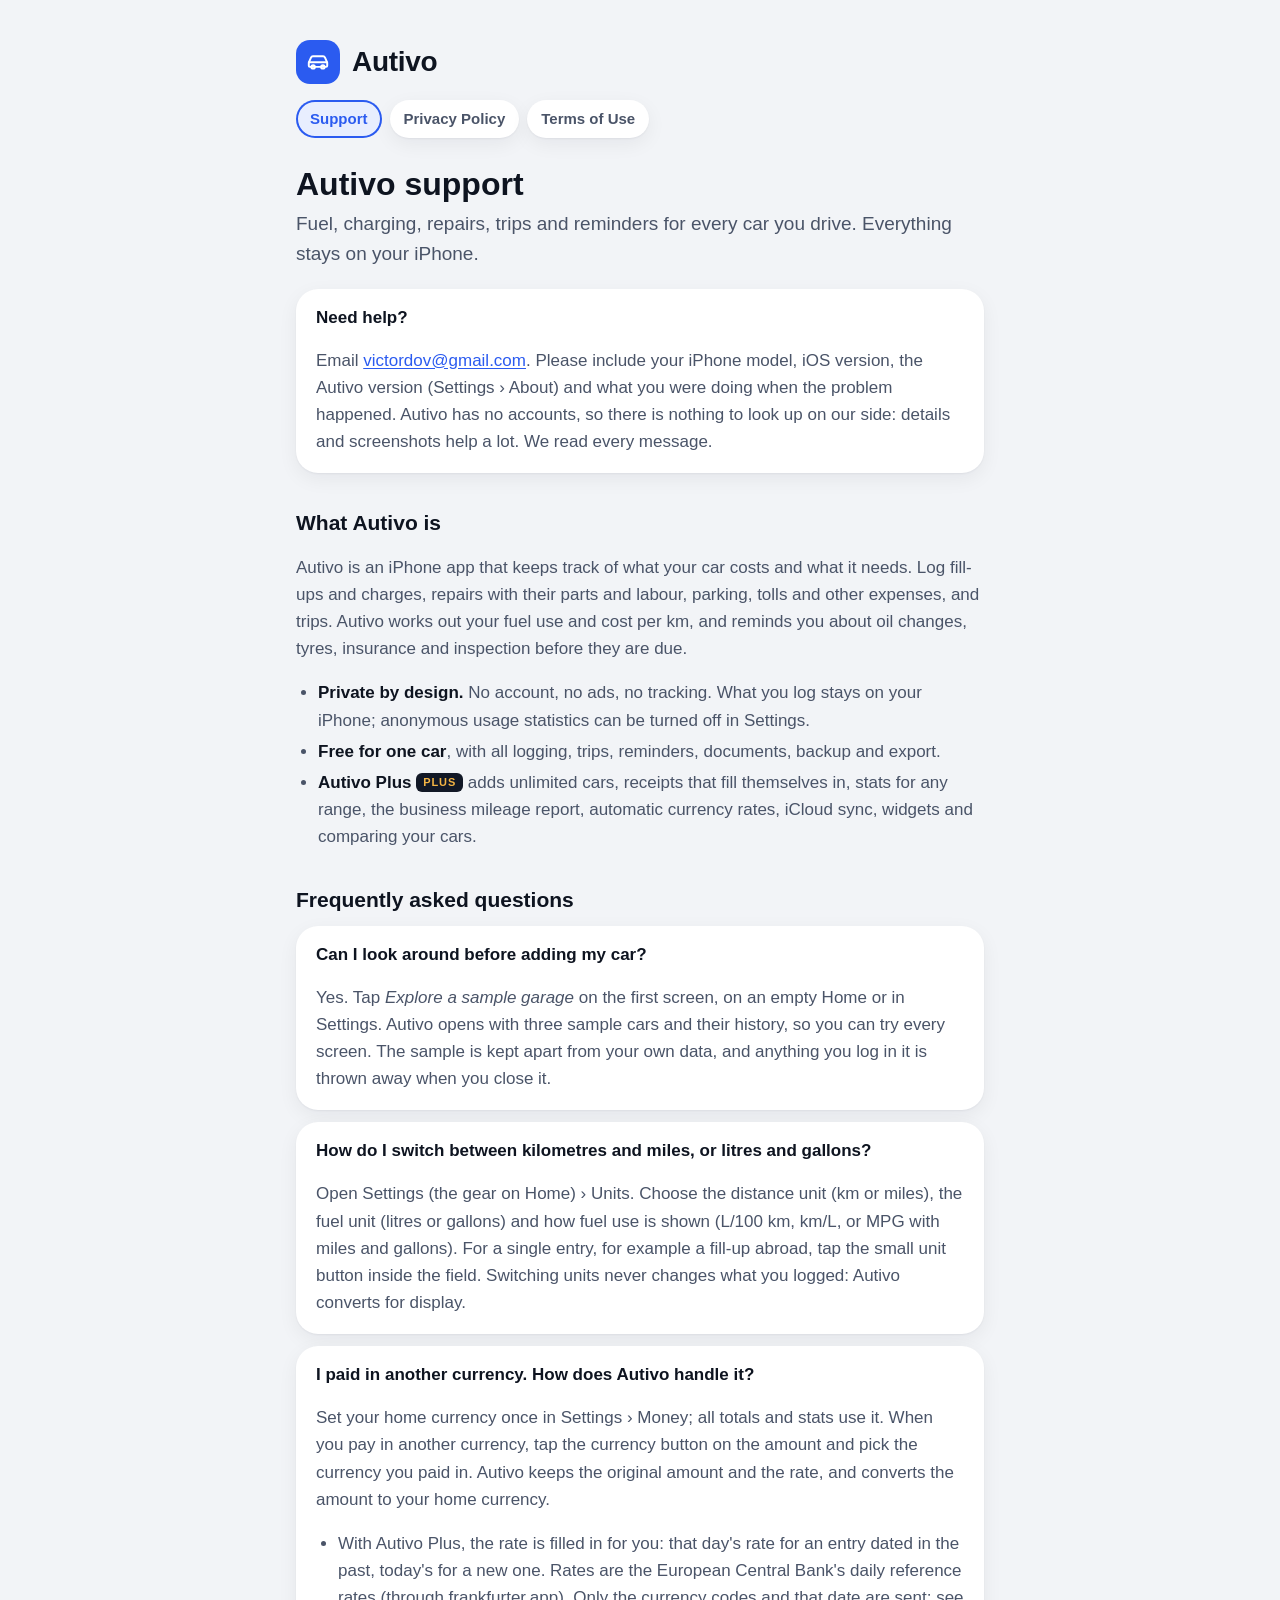
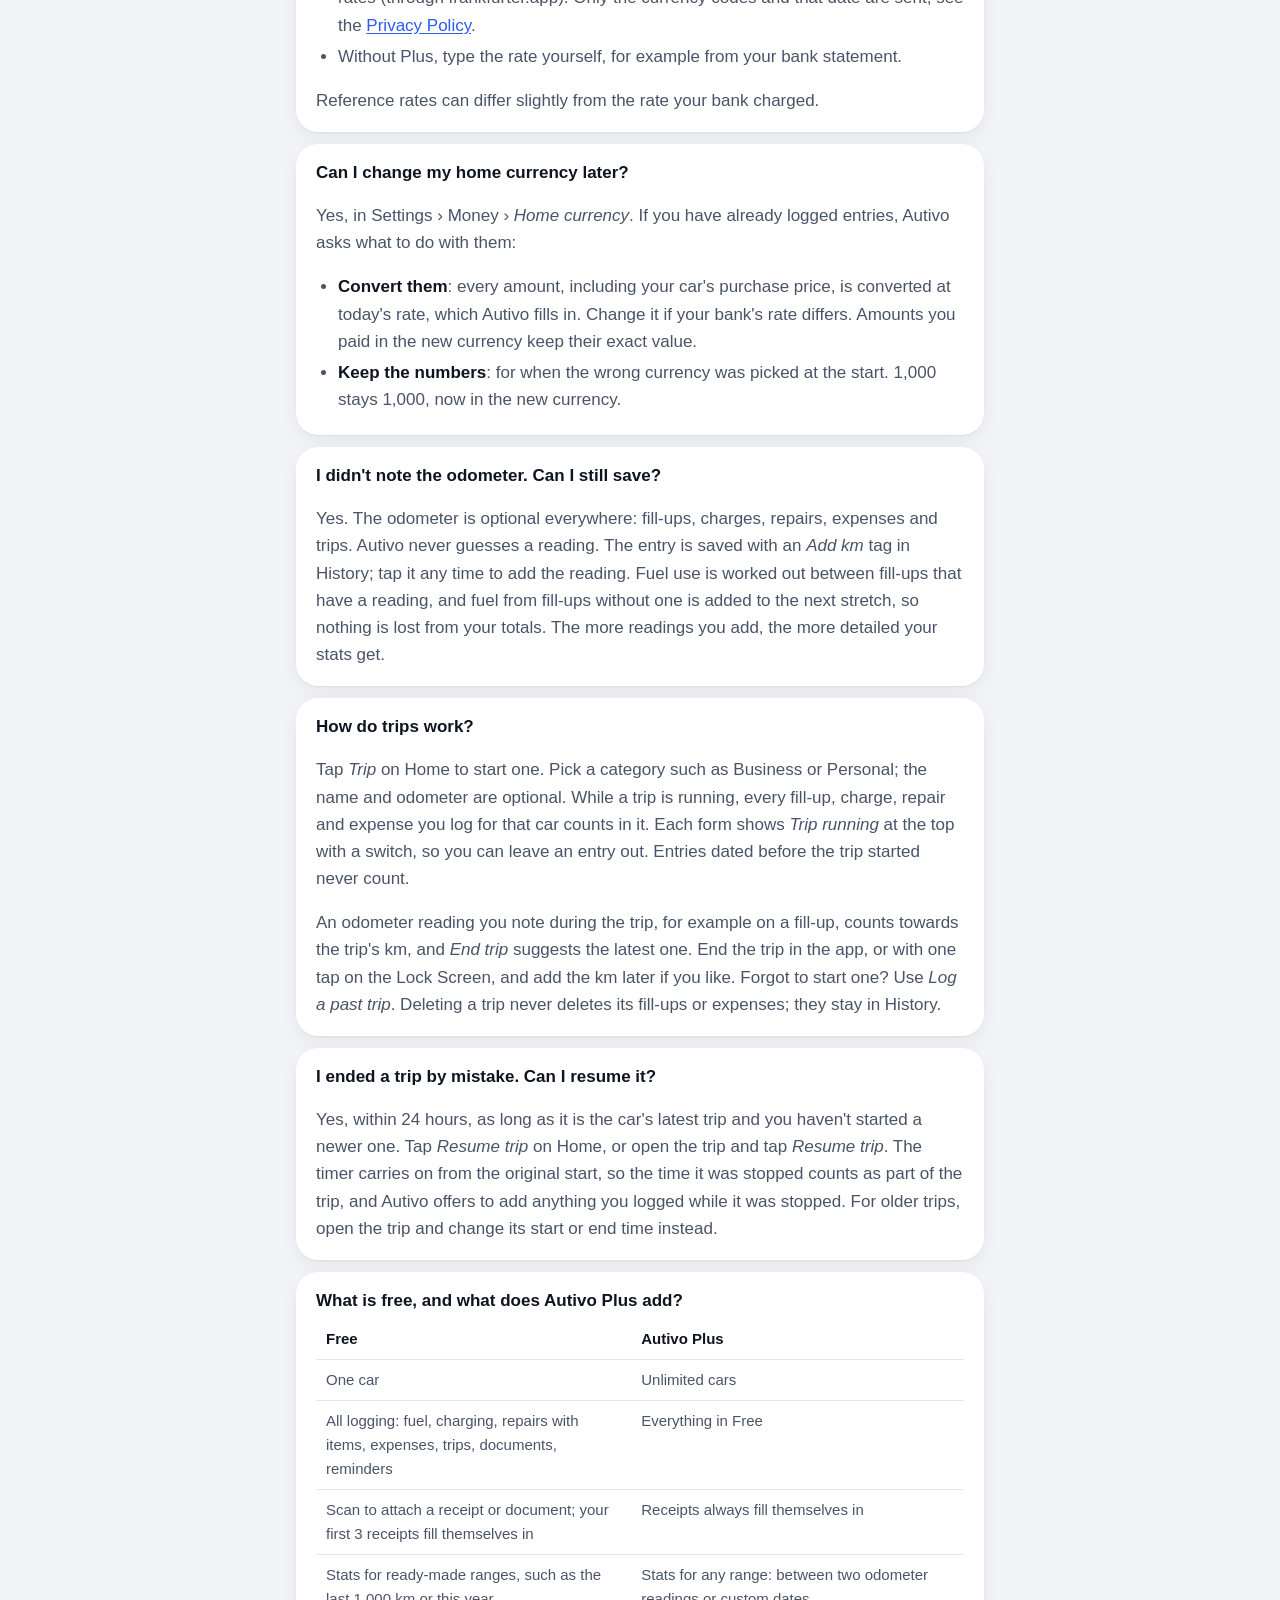
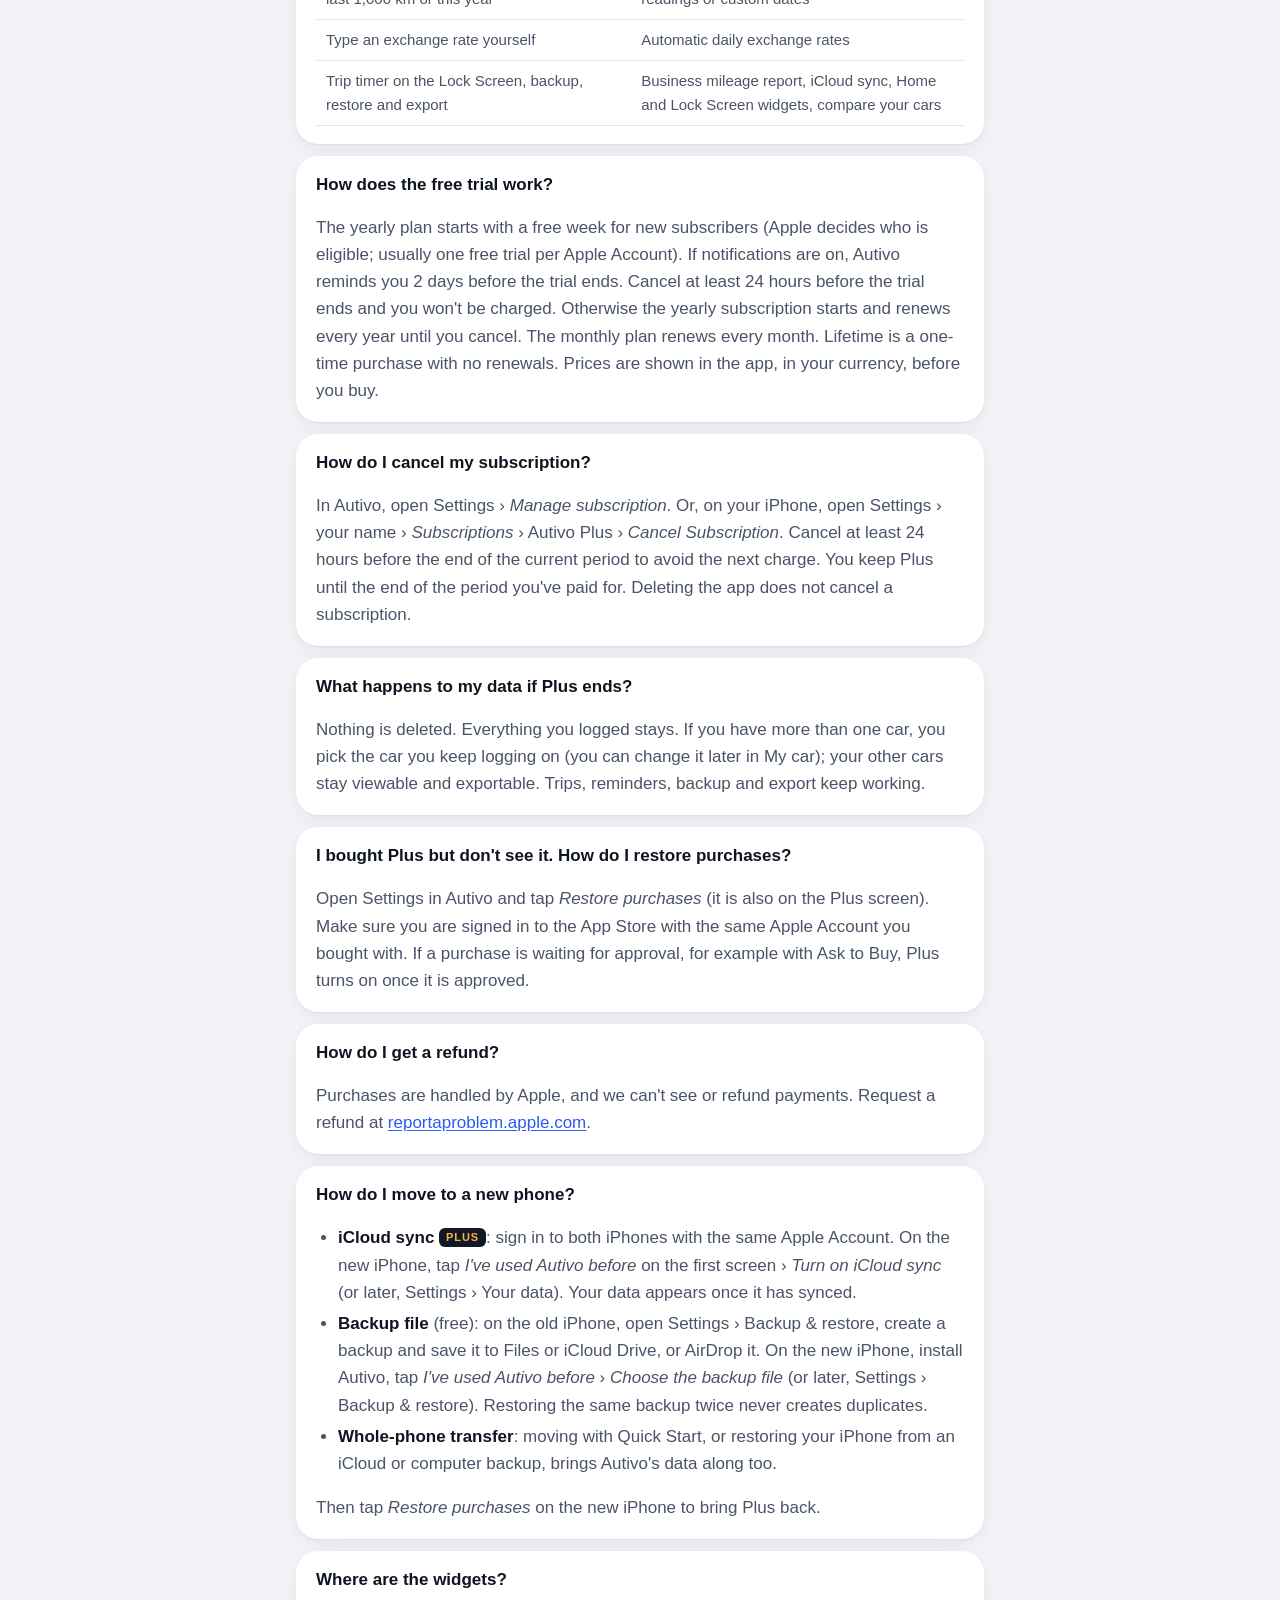
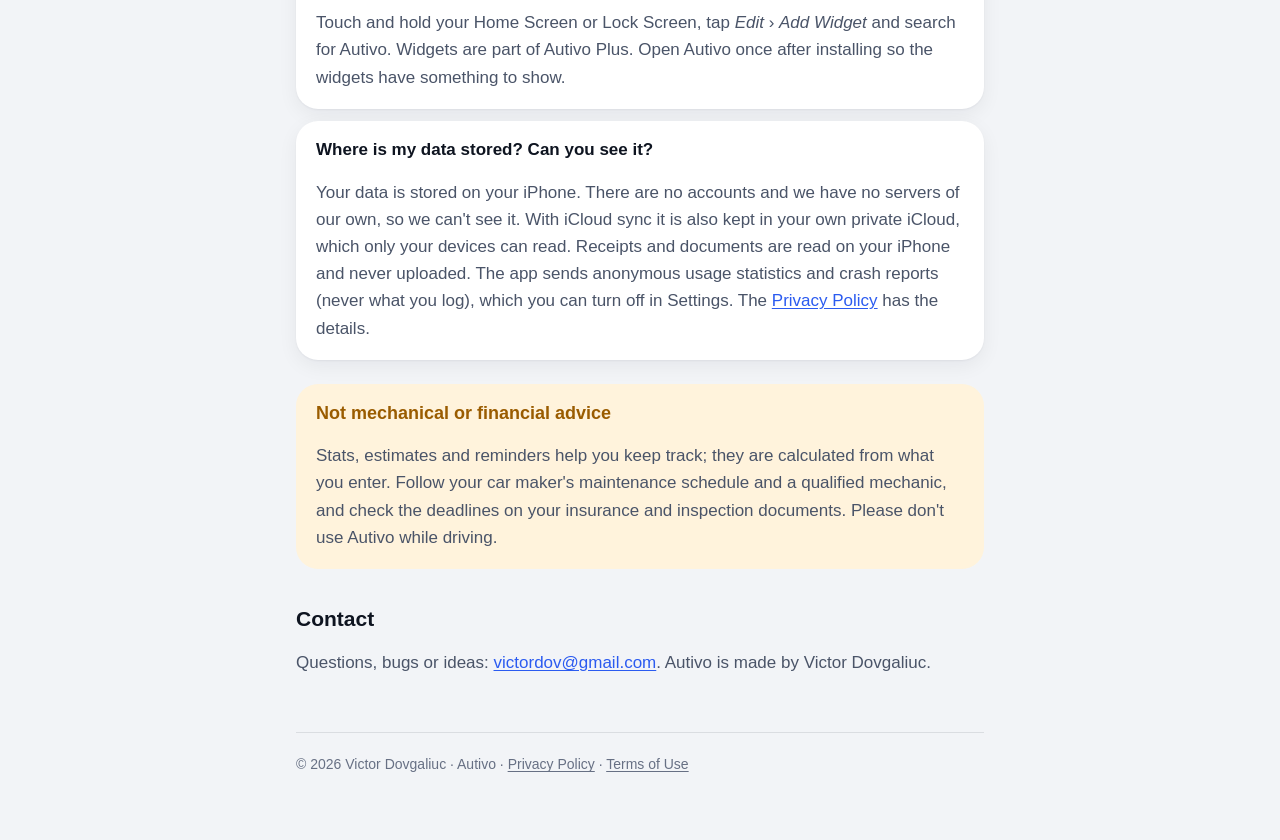
<file: index.html>
<!doctype html>
<html lang="en">
<head>
  <meta charset="utf-8">
  <meta name="viewport" content="width=device-width, initial-scale=1">
  <meta name="color-scheme" content="light dark">
  <title>Autivo Support</title>
  <meta name="description" content="Help and support for Autivo, the iPhone app for car fuel, charging, repairs, trips and reminders.">
  <link rel="stylesheet" href="style.css">
</head>
<body>
<main>
  <header>
    <a class="logo" href="./">
      <span class="mark" aria-hidden="true"><svg viewBox="0 0 24 24" fill="none" stroke="currentColor" stroke-width="1.8" stroke-linecap="round" stroke-linejoin="round"><path d="M3.5 15.5v-3l2-4.6A2 2 0 0 1 7.3 6.7h9.4a2 2 0 0 1 1.8 1.2l2 4.6v3a1 1 0 0 1-1 1h-15a1 1 0 0 1-1-1z"/><path d="M3.7 12.3h16.6"/><circle cx="7.5" cy="16.5" r="1.6"/><circle cx="16.5" cy="16.5" r="1.6"/></svg></span>
      Autivo
    </a>
    <nav>
      <a href="./" aria-current="page">Support</a>
      <a href="privacy.html">Privacy Policy</a>
      <a href="terms.html">Terms of Use</a>
    </nav>
  </header>

  <h1>Autivo support</h1>
  <p class="lead">Fuel, charging, repairs, trips and reminders for every car you drive. Everything stays on your iPhone.</p>

  <div class="card">
    <h3>Need help?</h3>
    <p>Email <a href="mailto:victordov@gmail.com?subject=Autivo%20support">victordov@gmail.com</a>.
      Please include your iPhone model, iOS version, the Autivo version (Settings &rsaquo; About) and what you were
      doing when the problem happened. Autivo has no accounts, so there is nothing to look up on our side: details
      and screenshots help a lot. We read every message.</p>
  </div>

  <h2>What Autivo is</h2>
  <p>Autivo is an iPhone app that keeps track of what your car costs and what it needs. Log fill-ups and charges,
    repairs with their parts and labour, parking, tolls and other expenses, and trips. Autivo works out your fuel use
    and cost per km, and reminds you about oil changes, tyres, insurance and inspection before they are due.</p>
  <ul>
    <li><strong>Private by design.</strong> No account, no ads, no tracking. What you log stays on your iPhone; anonymous usage statistics can be turned off in Settings.</li>
    <li><strong>Free for one car</strong>, with all logging, trips, reminders, documents, backup and export.</li>
    <li><strong>Autivo Plus</strong> <span class="plus-badge">PLUS</span> adds unlimited cars, receipts that fill
      themselves in, stats for any range, the business mileage report, automatic currency rates, iCloud sync, widgets
      and comparing your cars.</li>
  </ul>

  <h2>Frequently asked questions</h2>

  <section class="qa">
    <h3>Can I look around before adding my car?</h3>
    <p>Yes. Tap <em>Explore a sample garage</em> on the first screen, on an empty Home or in Settings. Autivo opens with
      three sample cars and their history, so you can try every screen. The sample is kept apart from your own data, and
      anything you log in it is thrown away when you close it.</p>
  </section>

  <section class="qa">
    <h3>How do I switch between kilometres and miles, or litres and gallons?</h3>
    <p>Open Settings (the gear on Home) &rsaquo; Units. Choose the distance unit (km or miles), the fuel unit (litres or
      gallons) and how fuel use is shown (L/100 km, km/L, or MPG with miles and gallons). For a single entry, for example
      a fill-up abroad, tap the small unit button inside the field. Switching units never changes what you logged:
      Autivo converts for display.</p>
  </section>

  <section class="qa">
    <h3>I paid in another currency. How does Autivo handle it?</h3>
    <p>Set your home currency once in Settings &rsaquo; Money; all totals and stats use it. When you pay in another
      currency, tap the currency button on the amount and pick the currency you paid in. Autivo keeps the original
      amount and the rate, and converts the amount to your home currency.</p>
    <ul>
      <li>With Autivo Plus, the rate is filled in for you: that day's rate for an entry dated in the past, today's for a
        new one. Rates are the European Central Bank's daily reference rates (through frankfurter.app). Only the
        currency codes and that date are sent; see the <a href="privacy.html#exchange-rates">Privacy Policy</a>.</li>
      <li>Without Plus, type the rate yourself, for example from your bank statement.</li>
    </ul>
    <p>Reference rates can differ slightly from the rate your bank charged.</p>
  </section>

  <section class="qa">
    <h3>Can I change my home currency later?</h3>
    <p>Yes, in Settings &rsaquo; Money &rsaquo; <em>Home currency</em>. If you have already logged entries, Autivo asks
      what to do with them:</p>
    <ul>
      <li><strong>Convert them</strong>: every amount, including your car's purchase price, is converted at today's rate,
        which Autivo fills in. Change it if your bank's rate differs. Amounts you paid in the new currency keep their exact
        value.</li>
      <li><strong>Keep the numbers</strong>: for when the wrong currency was picked at the start. 1,000 stays 1,000,
        now in the new currency.</li>
    </ul>
  </section>

  <section class="qa">
    <h3>I didn't note the odometer. Can I still save?</h3>
    <p>Yes. The odometer is optional everywhere: fill-ups, charges, repairs, expenses and trips. Autivo never guesses a
      reading. The entry is saved with an <em>Add km</em> tag in History; tap it any time to add the reading.
      Fuel use is worked out between fill-ups that have a reading, and fuel from fill-ups without one is added to the
      next stretch, so nothing is lost from your totals. The more readings you add, the more detailed your stats get.</p>
  </section>

  <section class="qa">
    <h3>How do trips work?</h3>
    <p>Tap <em>Trip</em> on Home to start one. Pick a category such as Business or Personal; the name and odometer are
      optional. While a trip is running, every fill-up, charge, repair and expense you log for that car counts in it.
      Each form shows <em>Trip running</em> at the top with a switch, so you can leave an entry out. Entries dated before
      the trip started never count.</p>
    <p>An odometer reading you note during the trip, for example on a fill-up, counts towards the trip's km, and
      <em>End trip</em> suggests the latest one. End the trip in the app, or with one tap on the Lock Screen, and add the
      km later if you like. Forgot to start one? Use <em>Log a past trip</em>. Deleting a trip never deletes its
      fill-ups or expenses; they stay in History.</p>
  </section>

  <section class="qa">
    <h3>I ended a trip by mistake. Can I resume it?</h3>
    <p>Yes, within 24 hours, as long as it is the car's latest trip and you haven't started a newer one. Tap
      <em>Resume trip</em> on Home, or open the trip and tap <em>Resume trip</em>. The timer carries on from the original
      start, so the time it was stopped counts as part of the trip, and Autivo offers to add anything you logged while
      it was stopped. For older trips, open the trip and change its start or end time instead.</p>
  </section>

  <section class="qa">
    <h3>What is free, and what does Autivo Plus add?</h3>
    <div class="table-wrap">
      <table>
        <thead><tr><th scope="col">Free</th><th scope="col">Autivo Plus</th></tr></thead>
        <tbody>
          <tr><td>One car</td><td>Unlimited cars</td></tr>
          <tr><td>All logging: fuel, charging, repairs with items, expenses, trips, documents, reminders</td><td>Everything in Free</td></tr>
          <tr><td>Scan to attach a receipt or document; your first 3 receipts fill themselves in</td><td>Receipts always fill themselves in</td></tr>
          <tr><td>Stats for ready-made ranges, such as the last 1,000 km or this year</td><td>Stats for any range: between two odometer readings or custom dates</td></tr>
          <tr><td>Type an exchange rate yourself</td><td>Automatic daily exchange rates</td></tr>
          <tr><td>Trip timer on the Lock Screen, backup, restore and export</td><td>Business mileage report, iCloud sync, Home and Lock Screen widgets, compare your cars</td></tr>
        </tbody>
      </table>
    </div>
  </section>

  <section class="qa">
    <h3>How does the free trial work?</h3>
    <p>The yearly plan starts with a free week for new subscribers (Apple decides who is eligible; usually one free trial
      per Apple Account). If notifications are on, Autivo reminds you 2 days before the trial ends. Cancel at least
      24 hours before the trial ends and you won't be charged. Otherwise the yearly subscription starts and renews every
      year until you cancel. The monthly plan renews every month. Lifetime is a one-time purchase with no renewals.
      Prices are shown in the app, in your currency, before you buy.</p>
  </section>

  <section class="qa">
    <h3>How do I cancel my subscription?</h3>
    <p>In Autivo, open Settings &rsaquo; <em>Manage subscription</em>. Or, on your iPhone, open Settings &rsaquo; your
      name &rsaquo; <em>Subscriptions</em> &rsaquo; Autivo Plus &rsaquo; <em>Cancel Subscription</em>. Cancel at least
      24 hours before the end of the current period to avoid the next charge. You keep Plus until the end of the period
      you've paid for. Deleting the app does not cancel a subscription.</p>
  </section>

  <section class="qa">
    <h3>What happens to my data if Plus ends?</h3>
    <p>Nothing is deleted. Everything you logged stays. If you have more than one car, you pick the car you keep logging
      on (you can change it later in My car); your other cars stay viewable and exportable. Trips, reminders, backup and
      export keep working.</p>
  </section>

  <section class="qa">
    <h3>I bought Plus but don't see it. How do I restore purchases?</h3>
    <p>Open Settings in Autivo and tap <em>Restore purchases</em> (it is also on the Plus screen). Make sure you are
      signed in to the App Store with the same Apple Account you bought with. If a purchase is waiting for approval,
      for example with Ask to Buy, Plus turns on once it is approved.</p>
  </section>

  <section class="qa">
    <h3>How do I get a refund?</h3>
    <p>Purchases are handled by Apple, and we can't see or refund payments. Request a refund at
      <a href="https://reportaproblem.apple.com">reportaproblem.apple.com</a>.</p>
  </section>

  <section class="qa">
    <h3>How do I move to a new phone?</h3>
    <ul>
      <li><strong>iCloud sync</strong> <span class="plus-badge">PLUS</span>: sign in to both iPhones with the same Apple
        Account. On the new iPhone, tap <em>I've used Autivo before</em> on the first screen &rsaquo; <em>Turn on iCloud
        sync</em> (or later, Settings &rsaquo; Your data). Your data appears once it has synced.</li>
      <li><strong>Backup file</strong> (free): on the old iPhone, open Settings &rsaquo; Backup &amp; restore, create a
        backup and save it to Files or iCloud Drive, or AirDrop it. On the new iPhone, install Autivo, tap
        <em>I've used Autivo before</em> &rsaquo; <em>Choose the backup file</em> (or later, Settings &rsaquo; Backup &amp;
        restore). Restoring the same backup twice never creates duplicates.</li>
      <li><strong>Whole-phone transfer</strong>: moving with Quick Start, or restoring your iPhone from an iCloud or
        computer backup, brings Autivo's data along too.</li>
    </ul>
    <p>Then tap <em>Restore purchases</em> on the new iPhone to bring Plus back.</p>
  </section>

  <section class="qa">
    <h3>Where are the widgets?</h3>
    <p>Touch and hold your Home Screen or Lock Screen, tap <em>Edit</em> &rsaquo; <em>Add Widget</em> and search for
      Autivo. Widgets are part of Autivo Plus. Open Autivo once after installing so the widgets have something to
      show.</p>
  </section>

  <section class="qa">
    <h3>Where is my data stored? Can you see it?</h3>
    <p>Your data is stored on your iPhone. There are no accounts and we have no servers of our own, so we can't see it. With
      iCloud sync it is also kept in your own private iCloud, which only your devices can read. Receipts and documents are
      read on your iPhone and never uploaded. The app sends anonymous usage statistics and crash reports (never what you
      log), which you can turn off in Settings. The <a href="privacy.html">Privacy Policy</a> has the details.</p>
  </section>

  <section class="note">
    <h2>Not mechanical or financial advice</h2>
    <p>Stats, estimates and reminders help you keep track; they are calculated from what you enter. Follow your car
      maker's maintenance schedule and a qualified mechanic, and check the deadlines on your insurance and inspection
      documents. Please don't use Autivo while driving.</p>
  </section>

  <h2>Contact</h2>
  <p>Questions, bugs or ideas: <a href="mailto:victordov@gmail.com?subject=Autivo%20support">victordov@gmail.com</a>.
    Autivo is made by Victor Dovgaliuc.</p>

  <footer>&copy; 2026 Victor Dovgaliuc &middot; Autivo &middot;
    <a href="privacy.html">Privacy Policy</a> &middot; <a href="terms.html">Terms of Use</a></footer>
</main>
</body>
</html>
</file>
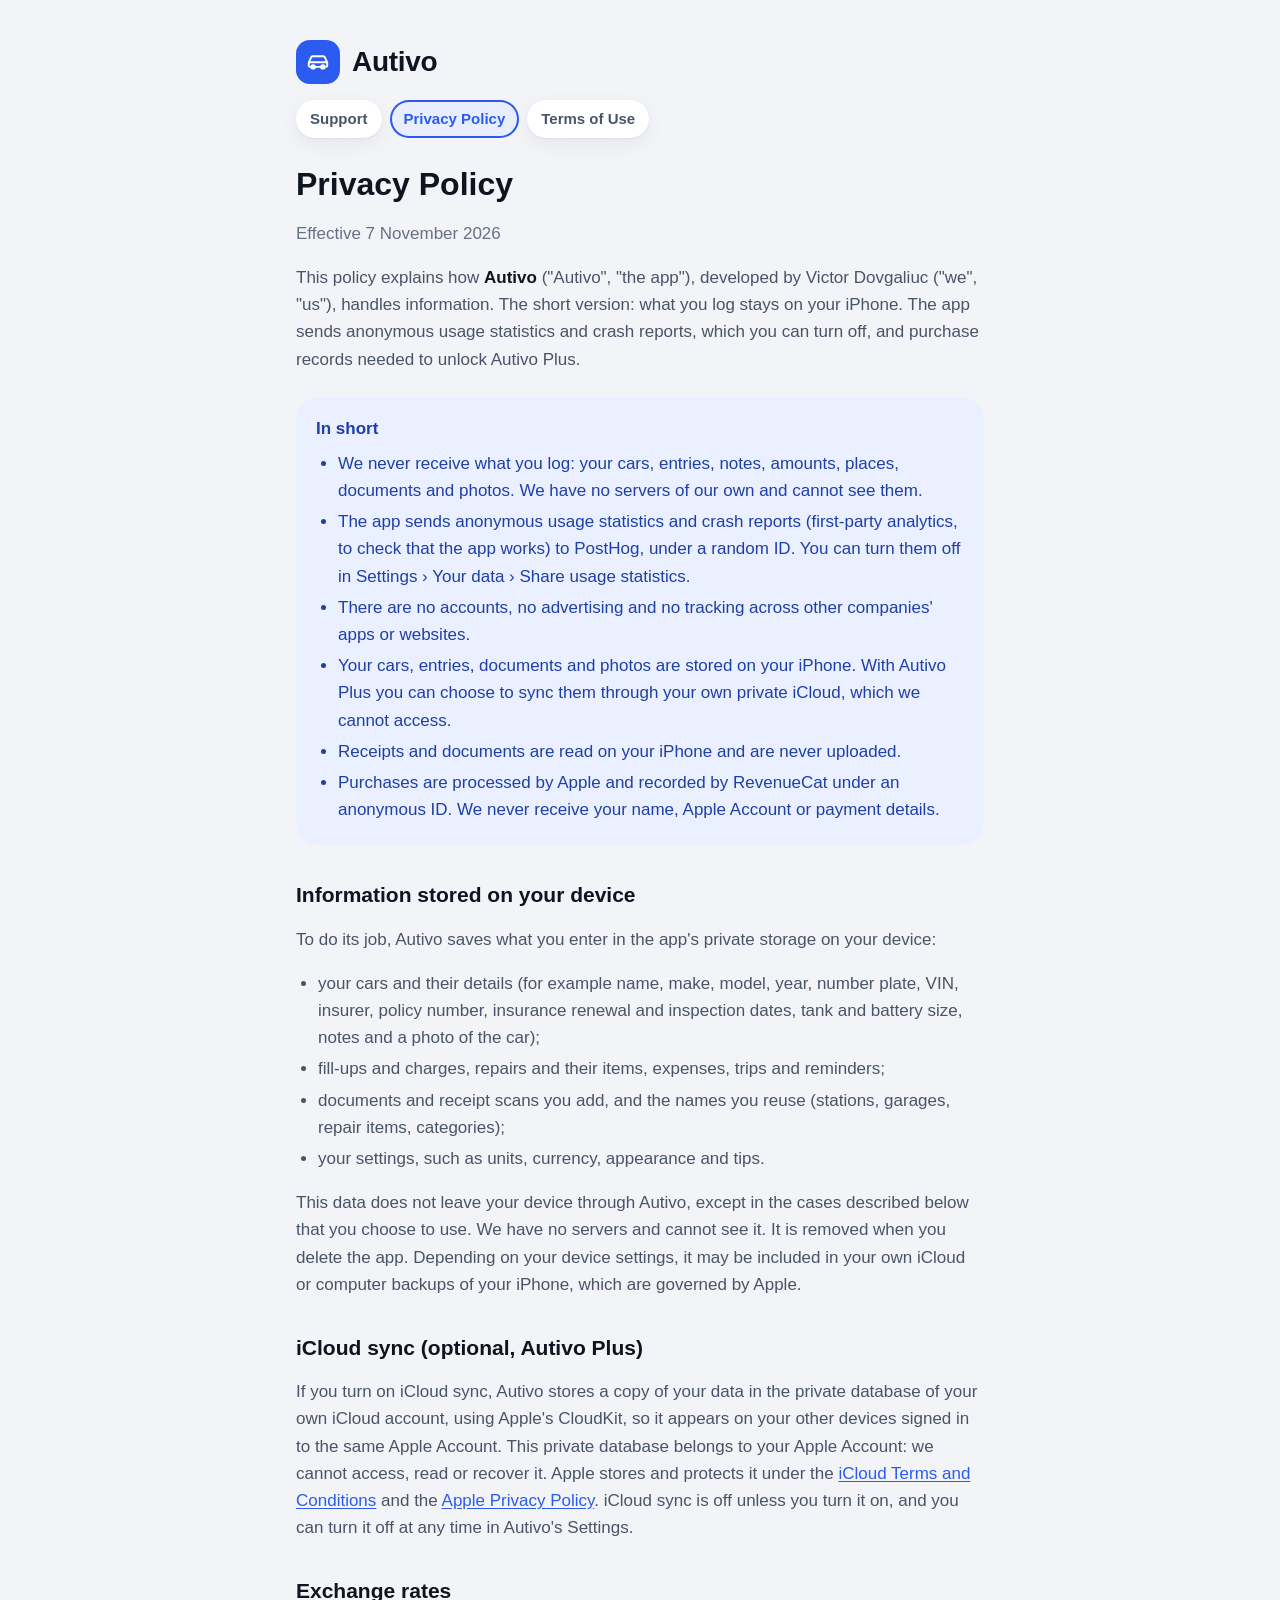
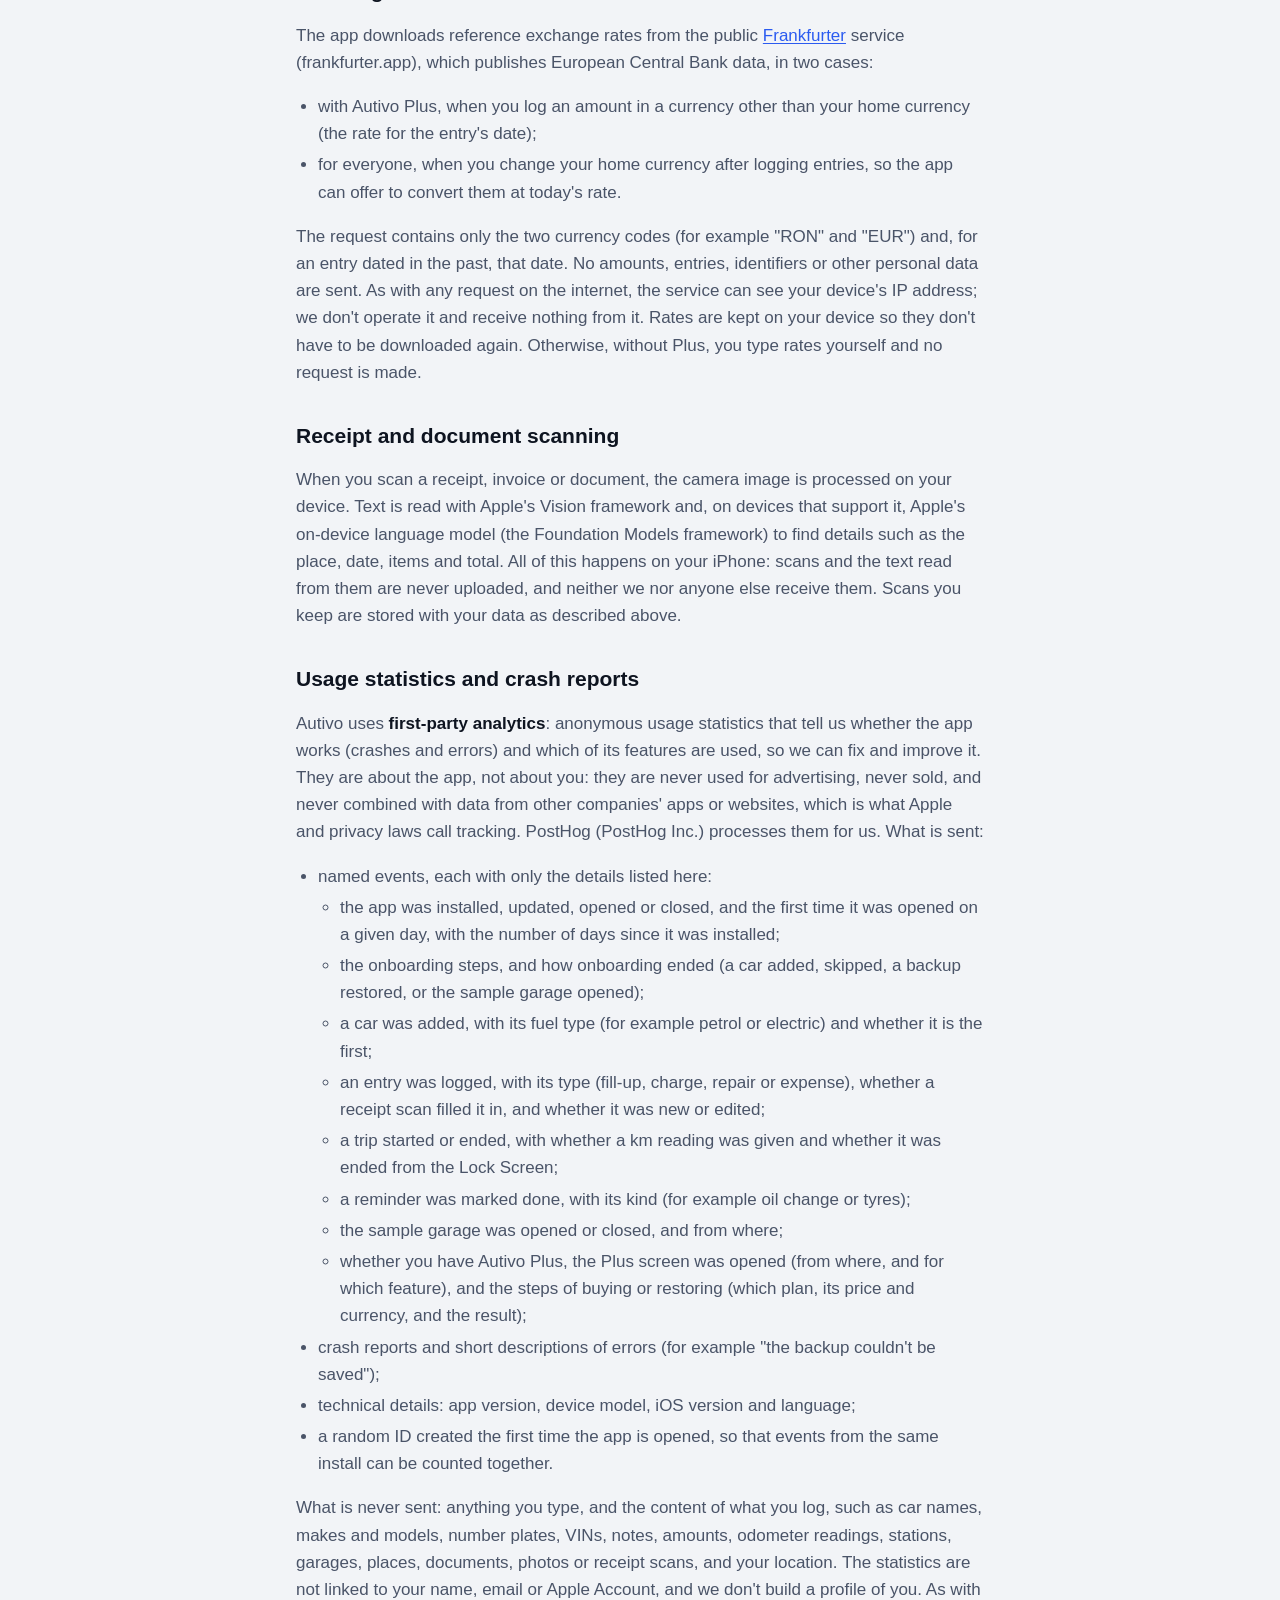
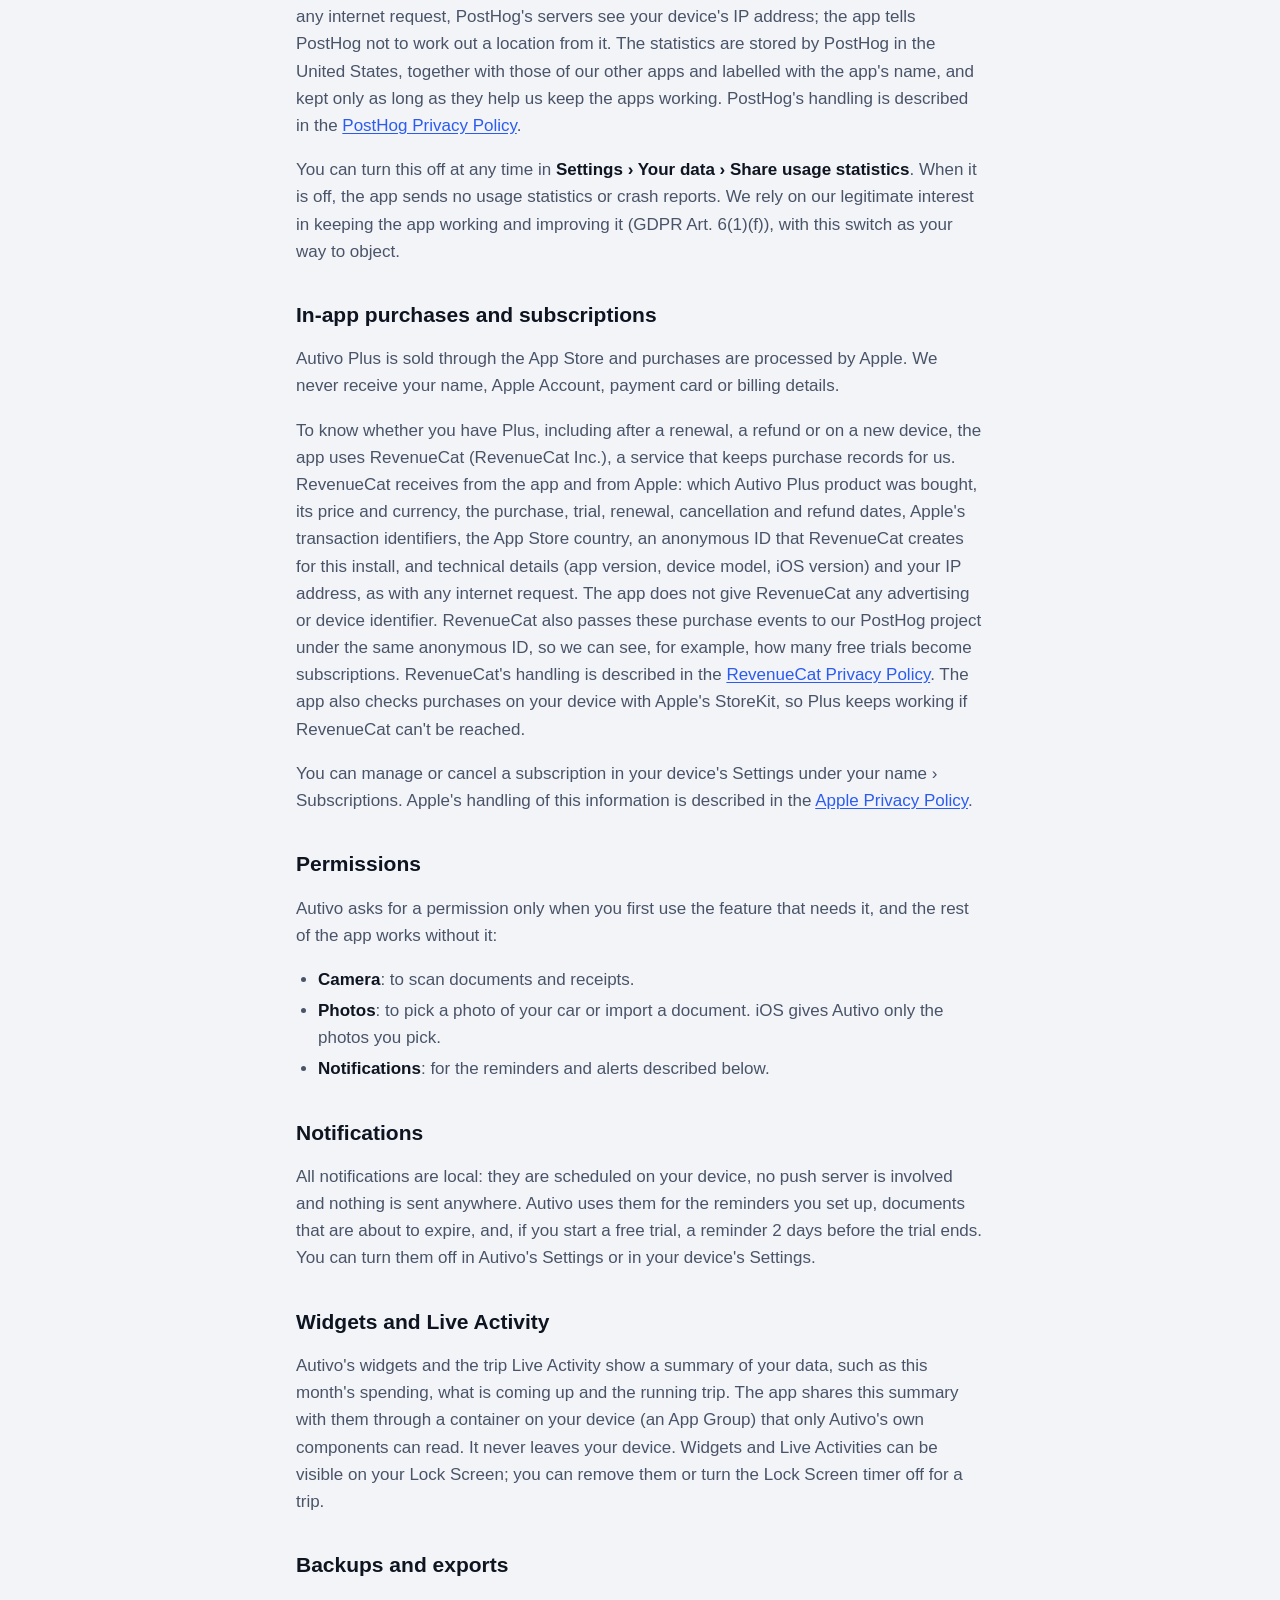
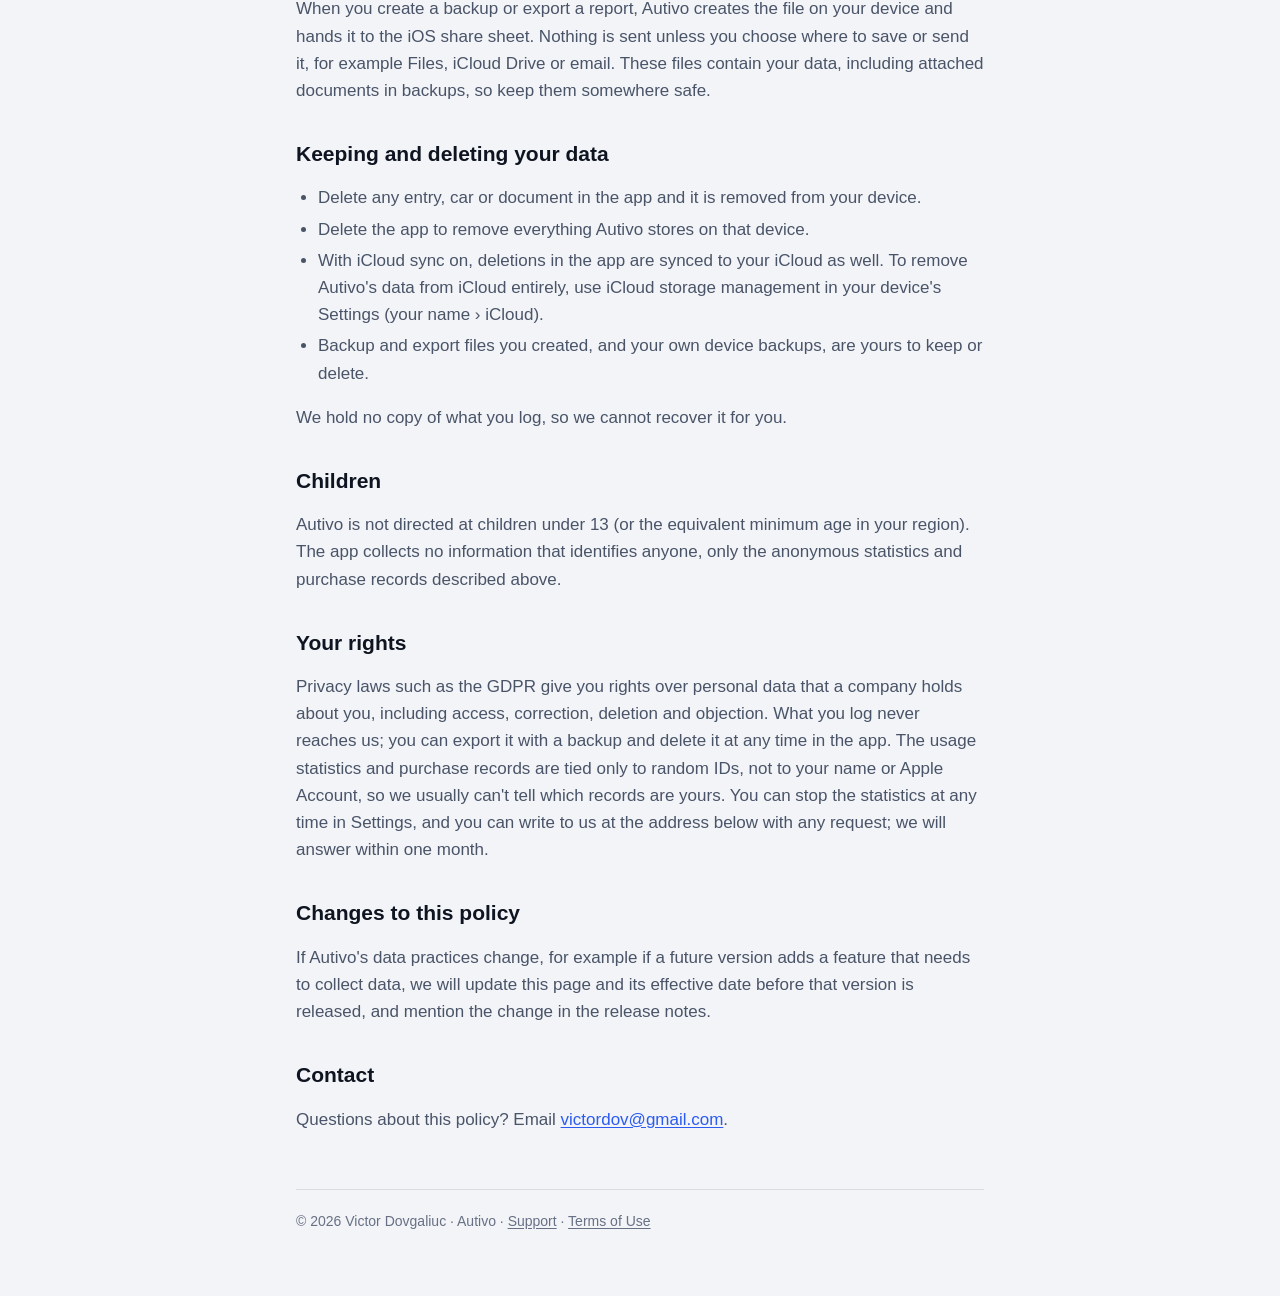
<file: privacy.html>
<!doctype html>
<html lang="en">
<head>
  <meta charset="utf-8">
  <meta name="viewport" content="width=device-width, initial-scale=1">
  <meta name="color-scheme" content="light dark">
  <title>Autivo Privacy Policy</title>
  <meta name="description" content="Privacy policy for Autivo. Autivo does not collect personal data: everything stays on your iPhone.">
  <link rel="stylesheet" href="style.css">
</head>
<body>
<main>
  <header>
    <a class="logo" href="./">
      <span class="mark" aria-hidden="true"><svg viewBox="0 0 24 24" fill="none" stroke="currentColor" stroke-width="1.8" stroke-linecap="round" stroke-linejoin="round"><path d="M3.5 15.5v-3l2-4.6A2 2 0 0 1 7.3 6.7h9.4a2 2 0 0 1 1.8 1.2l2 4.6v3a1 1 0 0 1-1 1h-15a1 1 0 0 1-1-1z"/><path d="M3.7 12.3h16.6"/><circle cx="7.5" cy="16.5" r="1.6"/><circle cx="16.5" cy="16.5" r="1.6"/></svg></span>
      Autivo
    </a>
    <nav>
      <a href="./">Support</a>
      <a href="privacy.html" aria-current="page">Privacy Policy</a>
      <a href="terms.html">Terms of Use</a>
    </nav>
  </header>

  <h1>Privacy Policy</h1>
  <p class="muted">Effective 7 November 2026</p>

  <p>This policy explains how <strong>Autivo</strong> ("Autivo", "the app"), developed by Victor Dovgaliuc
    ("we", "us"), handles information. The short version: what you log stays on your iPhone. The app sends anonymous
    usage statistics and crash reports, which you can turn off, and purchase records needed to unlock Autivo Plus.</p>

  <div class="summary">
    <strong>In short</strong>
    <ul>
      <li>We never receive what you log: your cars, entries, notes, amounts, places, documents and photos. We have no
        servers of our own and cannot see them.</li>
      <li>The app sends anonymous usage statistics and crash reports (first-party analytics, to check that the app works)
        to PostHog, under a random ID. You can turn them off in Settings &rsaquo; Your data &rsaquo; Share usage
        statistics.</li>
      <li>There are no accounts, no advertising and no tracking across other companies' apps or websites.</li>
      <li>Your cars, entries, documents and photos are stored on your iPhone. With Autivo Plus you can choose to sync
        them through your own private iCloud, which we cannot access.</li>
      <li>Receipts and documents are read on your iPhone and are never uploaded.</li>
      <li>Purchases are processed by Apple and recorded by RevenueCat under an anonymous ID. We never receive your name,
        Apple Account or payment details.</li>
    </ul>
  </div>

  <h2>Information stored on your device</h2>
  <p>To do its job, Autivo saves what you enter in the app's private storage on your device:</p>
  <ul>
    <li>your cars and their details (for example name, make, model, year, number plate, VIN, insurer, policy number,
      insurance renewal and inspection dates, tank and battery size, notes and a photo of the car);</li>
    <li>fill-ups and charges, repairs and their items, expenses, trips and reminders;</li>
    <li>documents and receipt scans you add, and the names you reuse (stations, garages, repair items, categories);</li>
    <li>your settings, such as units, currency, appearance and tips.</li>
  </ul>
  <p>This data does not leave your device through Autivo, except in the cases described below that you choose to use.
    We have no servers and cannot see it. It is removed when you delete the app. Depending on your device settings, it
    may be included in your own iCloud or computer backups of your iPhone, which are governed by Apple.</p>

  <h2 id="icloud">iCloud sync (optional, Autivo Plus)</h2>
  <p>If you turn on iCloud sync, Autivo stores a copy of your data in the private database of your own iCloud account,
    using Apple's CloudKit, so it appears on your other devices signed in to the same Apple Account. This private
    database belongs to your Apple Account: we cannot access, read or recover it. Apple stores and protects it under the
    <a href="https://www.apple.com/legal/internet-services/icloud/">iCloud Terms and Conditions</a> and the
    <a href="https://www.apple.com/legal/privacy/">Apple Privacy Policy</a>. iCloud sync is off unless you turn it on, and
    you can turn it off at any time in Autivo's Settings.</p>

  <h2 id="exchange-rates">Exchange rates</h2>
  <p>The app downloads reference exchange rates from the public <a href="https://frankfurter.app">Frankfurter</a>
    service (frankfurter.app), which publishes European Central Bank data, in two cases:</p>
  <ul>
    <li>with Autivo Plus, when you log an amount in a currency other than your home currency (the rate for the entry's
      date);</li>
    <li>for everyone, when you change your home currency after logging entries, so the app can offer to convert them
      at today's rate.</li>
  </ul>
  <p>The request contains only the two currency codes (for example "RON" and "EUR") and, for an entry dated in the
    past, that date. No amounts, entries, identifiers or other personal data are sent. As with any request on the
    internet, the service can see your device's IP address; we don't operate it and receive nothing from it. Rates are
    kept on your device so they don't have to be downloaded again. Otherwise, without Plus, you type rates yourself and
    no request is made.</p>

  <h2>Receipt and document scanning</h2>
  <p>When you scan a receipt, invoice or document, the camera image is processed on your device. Text is read with
    Apple's Vision framework and, on devices that support it, Apple's on-device language model (the Foundation Models
    framework) to find details such as the place, date, items and total. All of this happens on your iPhone: scans and
    the text read from them are never uploaded, and neither we nor anyone else receive them. Scans you keep are stored
    with your data as described above.</p>

  <h2 id="analytics">Usage statistics and crash reports</h2>
  <p>Autivo uses <strong>first-party analytics</strong>: anonymous usage statistics that tell us whether the app works
    (crashes and errors) and which of its features are used, so we can fix and improve it. They are about the app, not
    about you: they are never used for advertising, never sold, and never combined with data from other companies' apps
    or websites, which is what Apple and privacy laws call tracking. PostHog (PostHog Inc.) processes them for us. What
    is sent:</p>
  <ul>
    <li>named events, each with only the details listed here:
      <ul>
        <li>the app was installed, updated, opened or closed, and the first time it was opened on a given day, with the
          number of days since it was installed;</li>
        <li>the onboarding steps, and how onboarding ended (a car added, skipped, a backup restored, or the sample
          garage opened);</li>
        <li>a car was added, with its fuel type (for example petrol or electric) and whether it is the first;</li>
        <li>an entry was logged, with its type (fill-up, charge, repair or expense), whether a receipt scan filled it in,
          and whether it was new or edited;</li>
        <li>a trip started or ended, with whether a km reading was given and whether it was ended from the Lock
          Screen;</li>
        <li>a reminder was marked done, with its kind (for example oil change or tyres);</li>
        <li>the sample garage was opened or closed, and from where;</li>
        <li>whether you have Autivo Plus, the Plus screen was opened (from where, and for which feature), and the steps
          of buying or restoring (which plan, its price and currency, and the result);</li>
      </ul>
    </li>
    <li>crash reports and short descriptions of errors (for example "the backup couldn't be saved");</li>
    <li>technical details: app version, device model, iOS version and language;</li>
    <li>a random ID created the first time the app is opened, so that events from the same install can be counted
      together.</li>
  </ul>
  <p>What is never sent: anything you type, and the content of what you log, such as car names, makes and models,
    number plates, VINs, notes, amounts, odometer readings, stations,
    garages, places, documents, photos or receipt scans, and your location. The statistics are not linked to your name,
    email or Apple Account, and we don't build a profile of you. As with any internet request, PostHog's servers see
    your device's IP address; the app tells PostHog not to work out a location from it. The statistics are stored by
    PostHog in the United States, together with those of our other apps and labelled with the app's name, and kept only
    as long as they help us keep the apps working. PostHog's handling is described in the
    <a href="https://posthog.com/privacy">PostHog Privacy Policy</a>.</p>
  <p>You can turn this off at any time in <strong>Settings &rsaquo; Your data &rsaquo; Share usage statistics</strong>.
    When it is off, the app sends no usage statistics or crash reports. We rely on our legitimate interest in keeping
    the app working and improving it (GDPR Art. 6(1)(f)), with this switch as your way to object.</p>

  <h2>In-app purchases and subscriptions</h2>
  <p>Autivo Plus is sold through the App Store and purchases are processed by Apple. We never receive your name, Apple
    Account, payment card or billing details.</p>
  <p>To know whether you have Plus, including after a renewal, a refund or on a new device, the app uses RevenueCat
    (RevenueCat Inc.), a service that keeps purchase records for us. RevenueCat receives from the app and from Apple: which
    Autivo Plus product was bought, its price and currency, the purchase, trial, renewal, cancellation and refund dates,
    Apple's transaction identifiers, the App Store country, an anonymous ID that RevenueCat creates for this install, and
    technical details (app version, device model, iOS version) and your IP address, as with any internet request. The app
    does not give RevenueCat any advertising or device identifier. RevenueCat also passes these purchase events to our
    PostHog project under the same anonymous ID, so we can see, for example, how many free trials become subscriptions.
    RevenueCat's handling is described in the <a href="https://www.revenuecat.com/privacy">RevenueCat Privacy Policy</a>.
    The app also checks purchases on your device with Apple's StoreKit, so Plus keeps working if RevenueCat can't be
    reached.</p>
  <p>You can manage or cancel a subscription in your device's Settings under your name &rsaquo; Subscriptions. Apple's
    handling of this information is described in the <a href="https://www.apple.com/legal/privacy/">Apple Privacy
    Policy</a>.</p>

  <h2>Permissions</h2>
  <p>Autivo asks for a permission only when you first use the feature that needs it, and the rest of the app works
    without it:</p>
  <ul>
    <li><strong>Camera</strong>: to scan documents and receipts.</li>
    <li><strong>Photos</strong>: to pick a photo of your car or import a document. iOS gives Autivo only the photos you
      pick.</li>
    <li><strong>Notifications</strong>: for the reminders and alerts described below.</li>
  </ul>

  <h2>Notifications</h2>
  <p>All notifications are local: they are scheduled on your device, no push server is involved and nothing is sent
    anywhere. Autivo uses them for the reminders you set up, documents that are about to expire, and, if you start a
    free trial, a reminder 2 days before the trial ends. You can turn them off in Autivo's Settings or in your device's
    Settings.</p>

  <h2>Widgets and Live Activity</h2>
  <p>Autivo's widgets and the trip Live Activity show a summary of your data, such as this month's spending, what is
    coming up and the running trip. The app shares this summary with them through a container on your device (an App
    Group) that only Autivo's own components can read. It never leaves your device. Widgets and Live Activities can be
    visible on your Lock Screen; you can remove them or turn the Lock Screen timer off for a trip.</p>

  <h2>Backups and exports</h2>
  <p>When you create a backup or export a report, Autivo creates the file on your device and hands it to the iOS share
    sheet. Nothing is sent unless you choose where to save or send it, for example Files, iCloud Drive or email. These
    files contain your data, including attached documents in backups, so keep them somewhere safe.</p>

  <h2>Keeping and deleting your data</h2>
  <ul>
    <li>Delete any entry, car or document in the app and it is removed from your device.</li>
    <li>Delete the app to remove everything Autivo stores on that device.</li>
    <li>With iCloud sync on, deletions in the app are synced to your iCloud as well. To remove Autivo's data from iCloud
      entirely, use iCloud storage management in your device's Settings (your name &rsaquo; iCloud).</li>
    <li>Backup and export files you created, and your own device backups, are yours to keep or delete.</li>
  </ul>
  <p>We hold no copy of what you log, so we cannot recover it for you.</p>

  <h2>Children</h2>
  <p>Autivo is not directed at children under 13 (or the equivalent minimum age in your region). The app collects no
    information that identifies anyone, only the anonymous statistics and purchase records described above.</p>

  <h2>Your rights</h2>
  <p>Privacy laws such as the GDPR give you rights over personal data that a company holds about you, including access,
    correction, deletion and objection. What you log never reaches us; you can export it with a backup and delete it at
    any time in the app. The usage statistics and purchase records are tied only to random IDs, not to your name or Apple
    Account, so we usually can't tell which records are yours. You can stop the statistics at any time in Settings, and
    you can write to us at the address below with any request; we will answer within one month.</p>

  <h2>Changes to this policy</h2>
  <p>If Autivo's data practices change, for example if a future version adds a feature that needs to collect data, we
    will update this page and its effective date before that version is released, and mention the change in the release
    notes.</p>

  <h2>Contact</h2>
  <p>Questions about this policy? Email <a href="mailto:victordov@gmail.com?subject=Autivo%20privacy">victordov@gmail.com</a>.</p>

  <footer>&copy; 2026 Victor Dovgaliuc &middot; Autivo &middot;
    <a href="./">Support</a> &middot; <a href="terms.html">Terms of Use</a></footer>
</main>
</body>
</html>
</file>
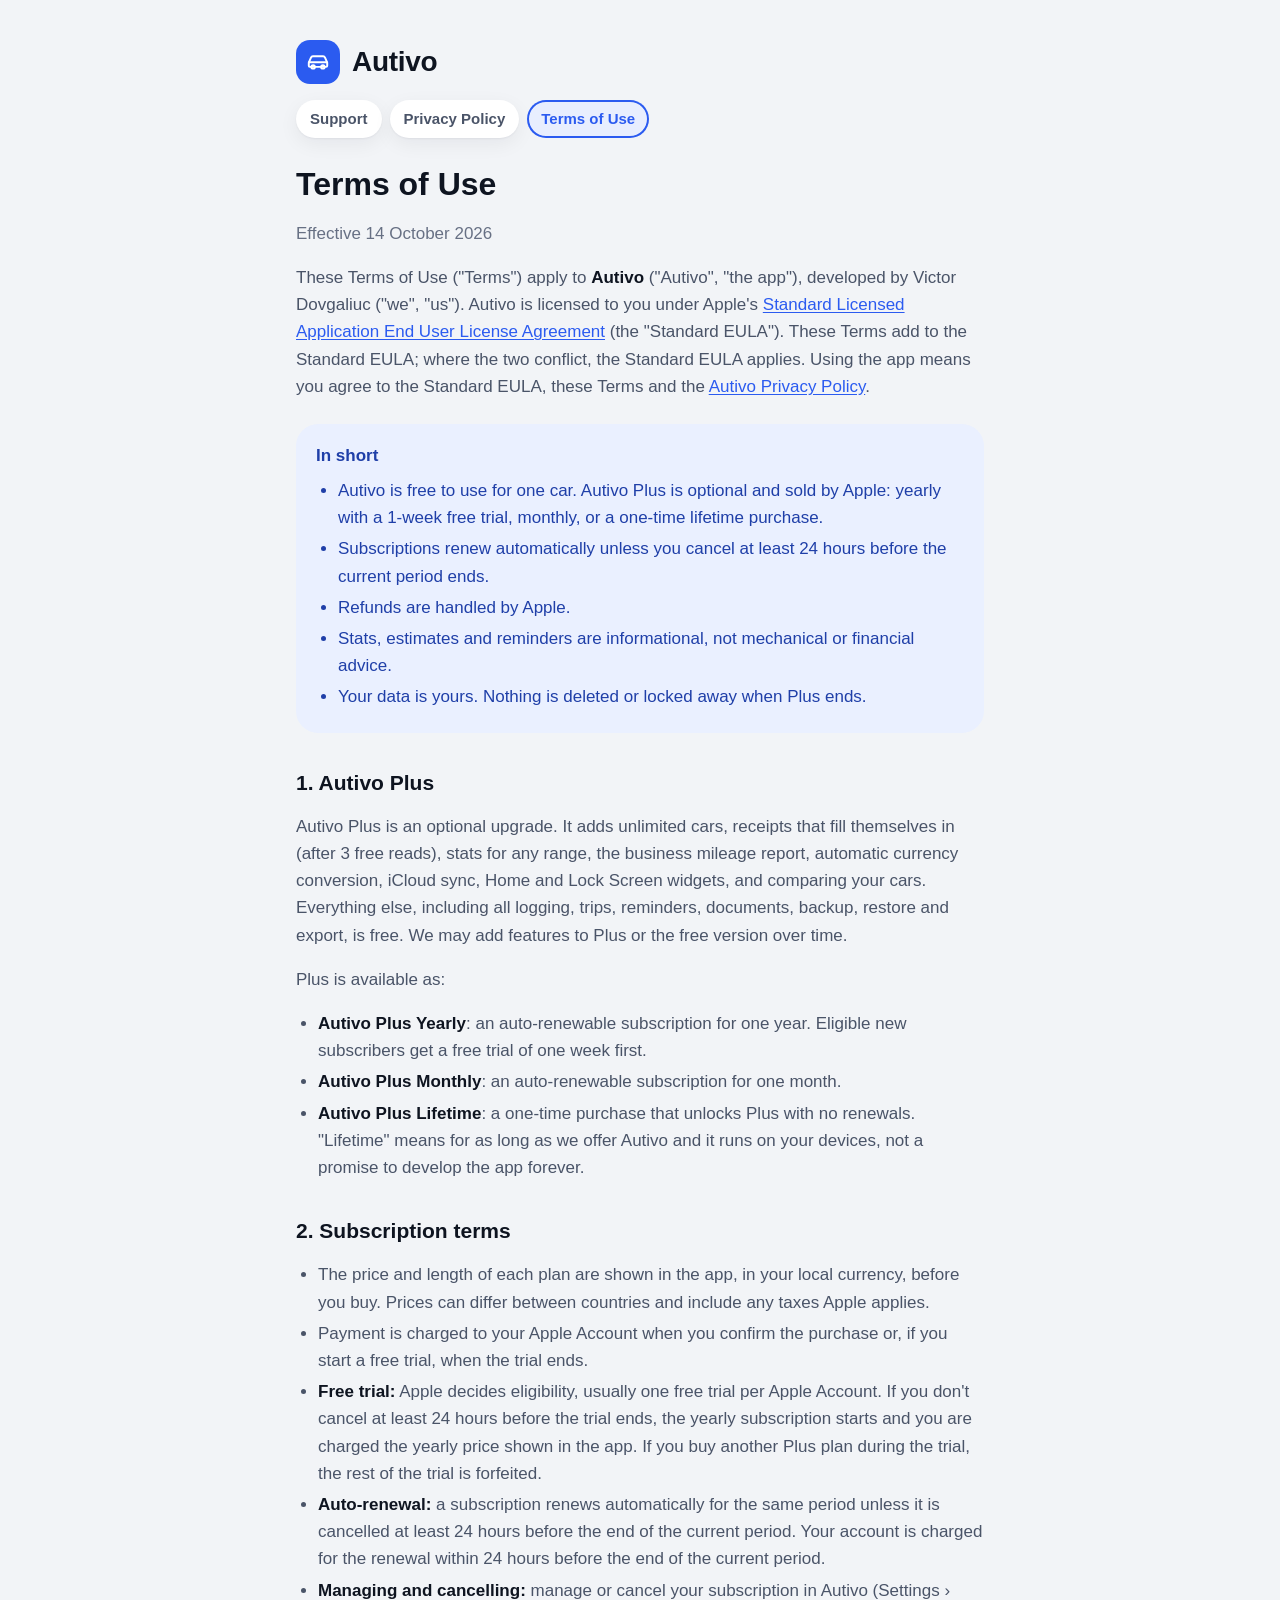
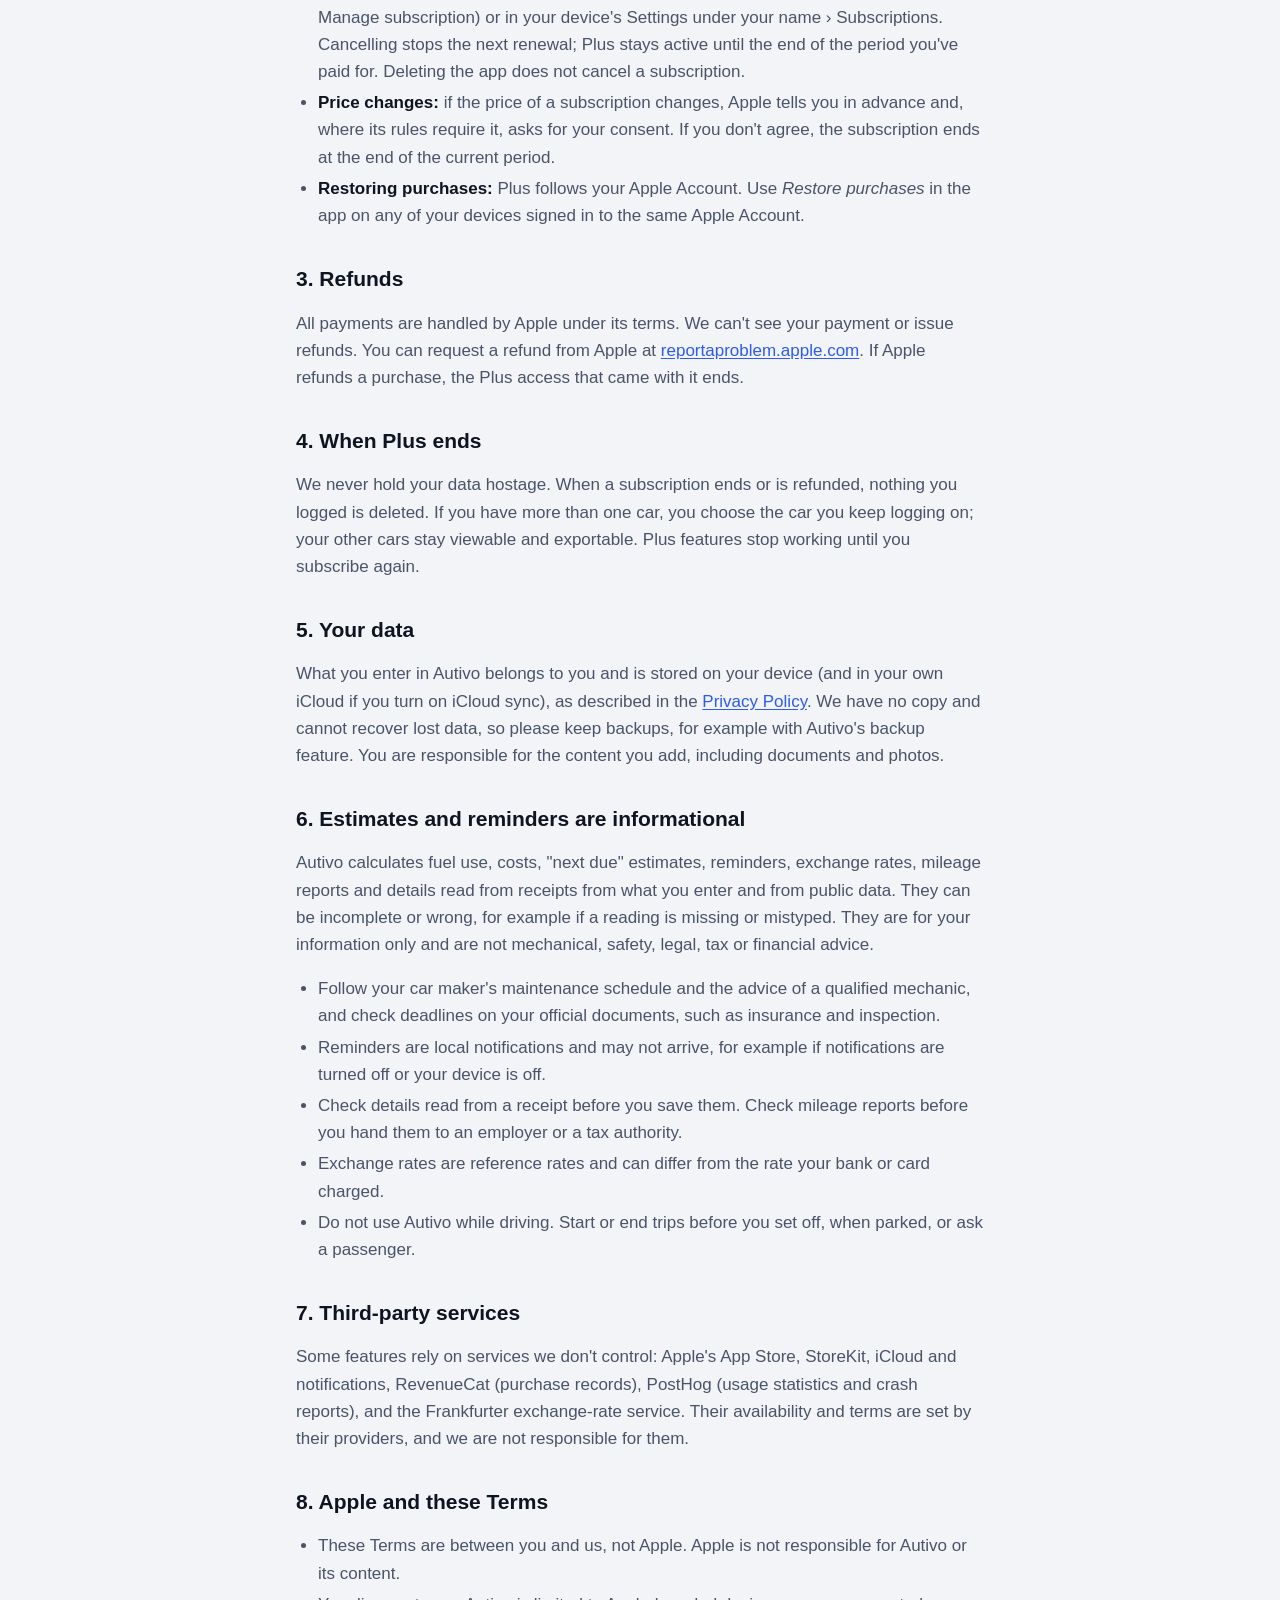
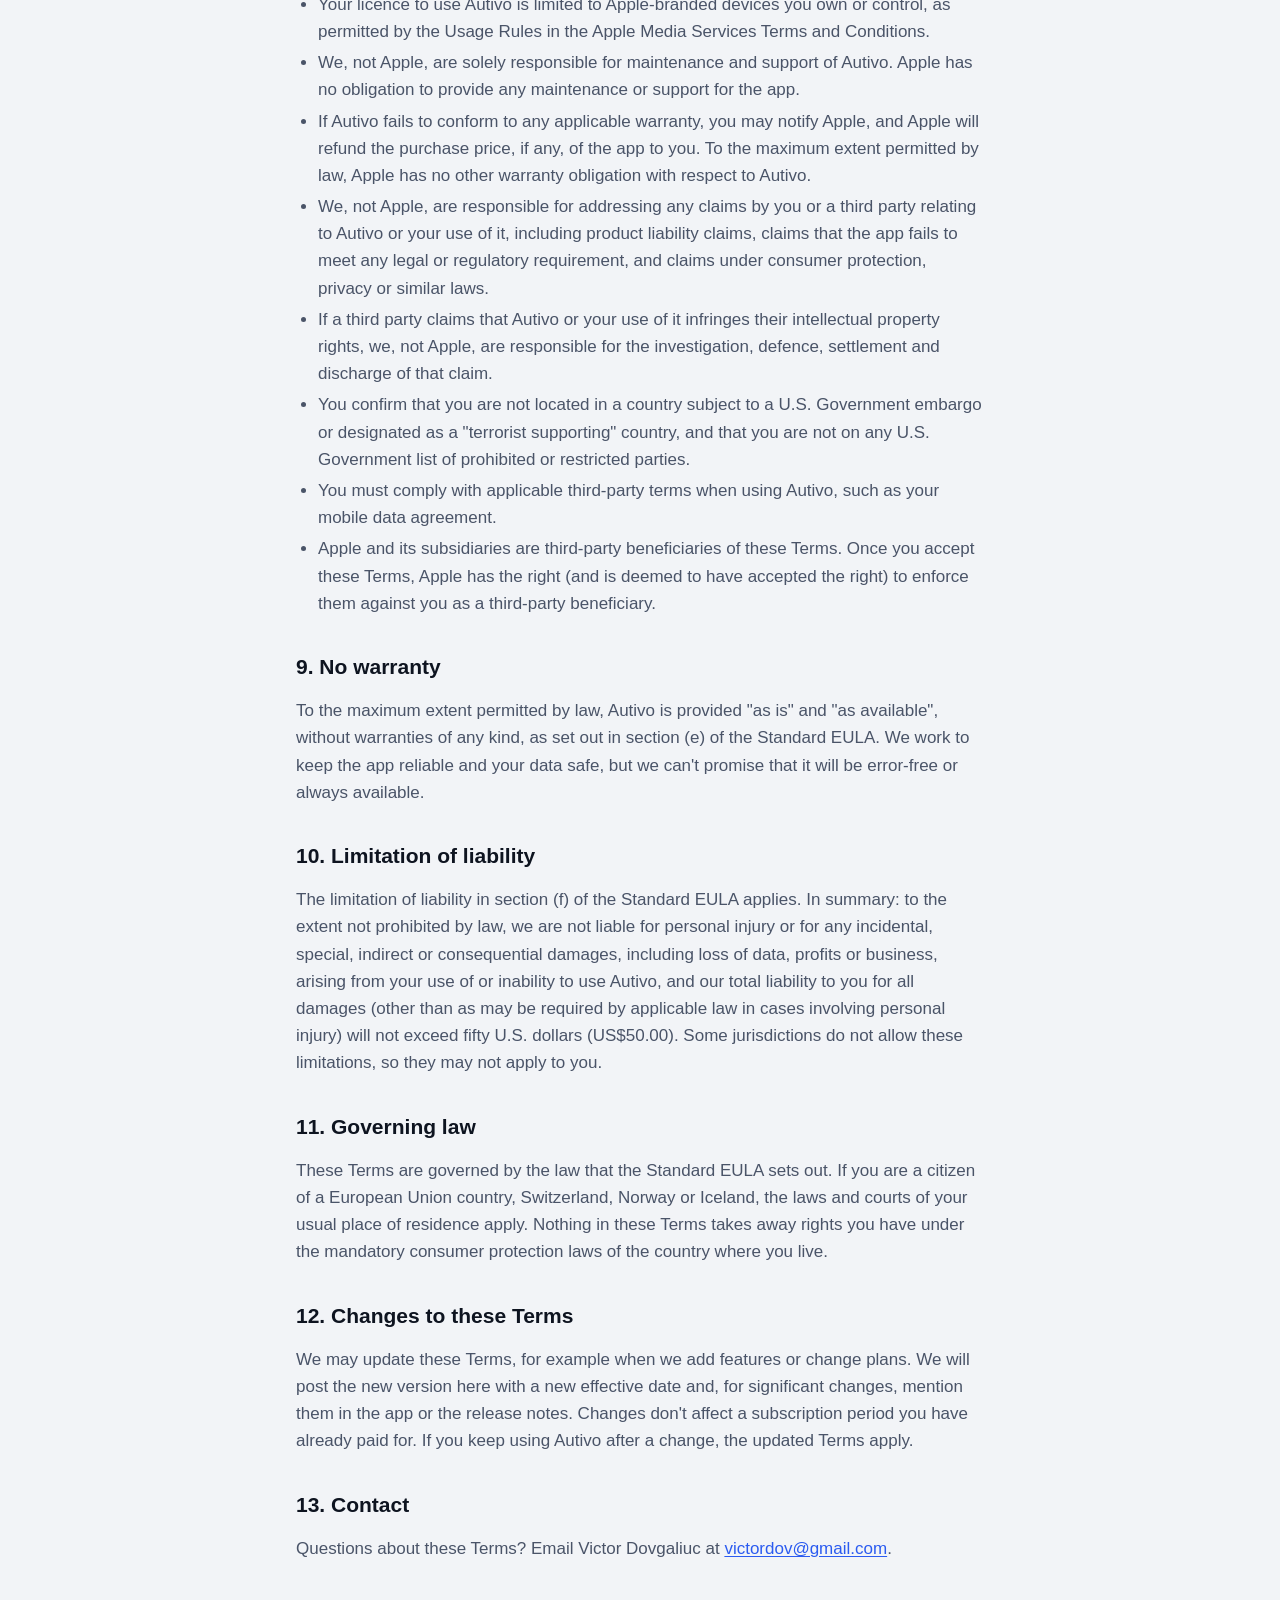
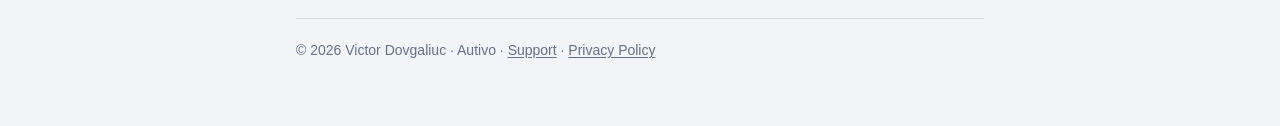
<file: terms.html>
<!doctype html>
<html lang="en">
<head>
  <meta charset="utf-8">
  <meta name="viewport" content="width=device-width, initial-scale=1">
  <meta name="color-scheme" content="light dark">
  <title>Autivo Terms of Use</title>
  <meta name="description" content="Terms of use for Autivo, including the Autivo Plus subscription terms.">
  <link rel="stylesheet" href="style.css">
</head>
<body>
<main>
  <header>
    <a class="logo" href="./">
      <span class="mark" aria-hidden="true"><svg viewBox="0 0 24 24" fill="none" stroke="currentColor" stroke-width="1.8" stroke-linecap="round" stroke-linejoin="round"><path d="M3.5 15.5v-3l2-4.6A2 2 0 0 1 7.3 6.7h9.4a2 2 0 0 1 1.8 1.2l2 4.6v3a1 1 0 0 1-1 1h-15a1 1 0 0 1-1-1z"/><path d="M3.7 12.3h16.6"/><circle cx="7.5" cy="16.5" r="1.6"/><circle cx="16.5" cy="16.5" r="1.6"/></svg></span>
      Autivo
    </a>
    <nav>
      <a href="./">Support</a>
      <a href="privacy.html">Privacy Policy</a>
      <a href="terms.html" aria-current="page">Terms of Use</a>
    </nav>
  </header>

  <h1>Terms of Use</h1>
  <p class="muted">Effective 14 October 2026</p>

  <p>These Terms of Use ("Terms") apply to <strong>Autivo</strong> ("Autivo", "the app"), developed by
    Victor Dovgaliuc ("we", "us"). Autivo is licensed to you under Apple's
    <a href="https://www.apple.com/legal/internet-services/itunes/dev/stdeula/">Standard Licensed Application End User License Agreement</a>
    (the "Standard EULA"). These Terms add to the Standard EULA; where the two conflict, the Standard EULA applies.
    Using the app means you agree to the Standard EULA, these Terms and the <a href="privacy.html">Autivo Privacy Policy</a>.</p>

  <div class="summary">
    <strong>In short</strong>
    <ul>
      <li>Autivo is free to use for one car. Autivo Plus is optional and sold by Apple: yearly with a 1-week free
        trial, monthly, or a one-time lifetime purchase.</li>
      <li>Subscriptions renew automatically unless you cancel at least 24 hours before the current period ends.</li>
      <li>Refunds are handled by Apple.</li>
      <li>Stats, estimates and reminders are informational, not mechanical or financial advice.</li>
      <li>Your data is yours. Nothing is deleted or locked away when Plus ends.</li>
    </ul>
  </div>

  <h2>1. Autivo Plus</h2>
  <p>Autivo Plus is an optional upgrade. It adds unlimited cars, receipts that fill themselves in (after 3 free
    reads), stats for any range, the business mileage report, automatic currency conversion, iCloud sync, Home and Lock
    Screen widgets, and comparing your cars. Everything else, including all logging, trips, reminders, documents, backup,
    restore and export, is free. We may add features to Plus or the free version over time.</p>
  <p>Plus is available as:</p>
  <ul>
    <li><strong>Autivo Plus Yearly</strong>: an auto-renewable subscription for one year. Eligible new subscribers get
      a free trial of one week first.</li>
    <li><strong>Autivo Plus Monthly</strong>: an auto-renewable subscription for one month.</li>
    <li><strong>Autivo Plus Lifetime</strong>: a one-time purchase that unlocks Plus with no renewals. "Lifetime"
      means for as long as we offer Autivo and it runs on your devices, not a promise to develop the app forever.</li>
  </ul>

  <h2>2. Subscription terms</h2>
  <ul>
    <li>The price and length of each plan are shown in the app, in your local currency, before you buy. Prices can
      differ between countries and include any taxes Apple applies.</li>
    <li>Payment is charged to your Apple Account when you confirm the purchase or, if you start a free trial, when the
      trial ends.</li>
    <li><strong>Free trial:</strong> Apple decides eligibility, usually one free trial per Apple Account. If you don't
      cancel at least 24 hours before the trial ends, the yearly subscription starts and you are charged the yearly price
      shown in the app. If you buy another Plus plan during the trial, the rest of the trial is forfeited.</li>
    <li><strong>Auto-renewal:</strong> a subscription renews automatically for the same period unless it is cancelled at
      least 24 hours before the end of the current period. Your account is charged for the renewal within 24 hours before
      the end of the current period.</li>
    <li><strong>Managing and cancelling:</strong> manage or cancel your subscription in Autivo (Settings &rsaquo;
      Manage subscription) or in your device's Settings under your name &rsaquo; Subscriptions. Cancelling stops the
      next renewal; Plus stays active until the end of the period you've paid for. Deleting the app does not cancel a
      subscription.</li>
    <li><strong>Price changes:</strong> if the price of a subscription changes, Apple tells you in advance and, where
      its rules require it, asks for your consent. If you don't agree, the subscription ends at the end of the current
      period.</li>
    <li><strong>Restoring purchases:</strong> Plus follows your Apple Account. Use <em>Restore purchases</em> in the app
      on any of your devices signed in to the same Apple Account.</li>
  </ul>

  <h2>3. Refunds</h2>
  <p>All payments are handled by Apple under its terms. We can't see your payment or issue refunds. You can request a
    refund from Apple at <a href="https://reportaproblem.apple.com">reportaproblem.apple.com</a>. If Apple refunds a
    purchase, the Plus access that came with it ends.</p>

  <h2>4. When Plus ends</h2>
  <p>We never hold your data hostage. When a subscription ends or is refunded, nothing you logged is deleted. If you have
    more than one car, you choose the car you keep logging on; your other cars stay viewable and exportable. Plus
    features stop working until you subscribe again.</p>

  <h2>5. Your data</h2>
  <p>What you enter in Autivo belongs to you and is stored on your device (and in your own iCloud if you turn on iCloud
    sync), as described in the <a href="privacy.html">Privacy Policy</a>. We have no copy and cannot recover lost data,
    so please keep backups, for example with Autivo's backup feature. You are responsible for the content you add,
    including documents and photos.</p>

  <h2>6. Estimates and reminders are informational</h2>
  <p>Autivo calculates fuel use, costs, "next due" estimates, reminders, exchange rates, mileage reports and details read
    from receipts from what you enter and from public data. They can be incomplete or wrong, for example if a reading is
    missing or mistyped. They are for your information only and are not mechanical, safety, legal, tax or financial
    advice.</p>
  <ul>
    <li>Follow your car maker's maintenance schedule and the advice of a qualified mechanic, and check deadlines on your
      official documents, such as insurance and inspection.</li>
    <li>Reminders are local notifications and may not arrive, for example if notifications are turned off or your
      device is off.</li>
    <li>Check details read from a receipt before you save them. Check mileage reports before you hand them to an
      employer or a tax authority.</li>
    <li>Exchange rates are reference rates and can differ from the rate your bank or card charged.</li>
    <li>Do not use Autivo while driving. Start or end trips before you set off, when parked, or ask a passenger.</li>
  </ul>

  <h2>7. Third-party services</h2>
  <p>Some features rely on services we don't control: Apple's App Store, StoreKit, iCloud and notifications, RevenueCat
    (purchase records), PostHog (usage statistics and crash reports), and the Frankfurter exchange-rate service. Their availability and terms are set by their providers, and we are not
    responsible for them.</p>

  <h2>8. Apple and these Terms</h2>
  <ul>
    <li>These Terms are between you and us, not Apple. Apple is not responsible for Autivo or its content.</li>
    <li>Your licence to use Autivo is limited to Apple-branded devices you own or control, as permitted by the Usage
      Rules in the Apple Media Services Terms and Conditions.</li>
    <li>We, not Apple, are solely responsible for maintenance and support of Autivo. Apple has no obligation to provide
      any maintenance or support for the app.</li>
    <li>If Autivo fails to conform to any applicable warranty, you may notify Apple, and Apple will refund the
      purchase price, if any, of the app to you. To the maximum extent permitted by law, Apple has no other warranty
      obligation with respect to Autivo.</li>
    <li>We, not Apple, are responsible for addressing any claims by you or a third party relating to Autivo or your use
      of it, including product liability claims, claims that the app fails to meet any legal or regulatory requirement,
      and claims under consumer protection, privacy or similar laws.</li>
    <li>If a third party claims that Autivo or your use of it infringes their intellectual property rights, we, not
      Apple, are responsible for the investigation, defence, settlement and discharge of that claim.</li>
    <li>You confirm that you are not located in a country subject to a U.S. Government embargo or designated as a
      "terrorist supporting" country, and that you are not on any U.S. Government list of prohibited or restricted
      parties.</li>
    <li>You must comply with applicable third-party terms when using Autivo, such as your mobile data agreement.</li>
    <li>Apple and its subsidiaries are third-party beneficiaries of these Terms. Once you accept these Terms, Apple has
      the right (and is deemed to have accepted the right) to enforce them against you as a third-party beneficiary.</li>
  </ul>

  <h2>9. No warranty</h2>
  <p>To the maximum extent permitted by law, Autivo is provided "as is" and "as available", without warranties of any
    kind, as set out in section (e) of the Standard EULA. We work to keep the app reliable and your data safe, but we
    can't promise that it will be error-free or always available.</p>

  <h2>10. Limitation of liability</h2>
  <p>The limitation of liability in section (f) of the Standard EULA applies. In summary: to the extent not prohibited by
    law, we are not liable for personal injury or for any incidental, special, indirect or consequential damages,
    including loss of data, profits or business, arising from your use of or inability to use Autivo, and our total
    liability to you for all damages (other than as may be required by applicable law in cases involving personal
    injury) will not exceed fifty U.S. dollars (US$50.00). Some jurisdictions do not allow these limitations, so they
    may not apply to you.</p>

  <h2>11. Governing law</h2>
  <p>These Terms are governed by the law that the Standard EULA sets out. If you are a citizen of a European Union
    country, Switzerland, Norway or Iceland, the laws and courts of your usual place of residence apply. Nothing in these
    Terms takes away rights you have under the mandatory consumer protection laws of the country where you live.</p>

  <h2>12. Changes to these Terms</h2>
  <p>We may update these Terms, for example when we add features or change plans. We will post the new version here with
    a new effective date and, for significant changes, mention them in the app or the release notes. Changes don't
    affect a subscription period you have already paid for. If you keep using Autivo after a change, the updated Terms
    apply.</p>

  <h2>13. Contact</h2>
  <p>Questions about these Terms? Email Victor Dovgaliuc at
    <a href="mailto:victordov@gmail.com?subject=Autivo%20terms">victordov@gmail.com</a>.</p>

  <footer>&copy; 2026 Victor Dovgaliuc &middot; Autivo &middot;
    <a href="./">Support</a> &middot; <a href="privacy.html">Privacy Policy</a></footer>
</main>
</body>
</html>
</file>
<file: style.css>
/* Autivo support site. Colours follow the app's "Glovebox" tokens. */
:root {
  color-scheme: light dark;
  --bg: #F2F4F7;
  --card: #FFFFFF;
  --ink: #0E1420;
  --ink2: #4A5468;
  --ink3: #677084;
  --line: rgba(14, 20, 32, 0.10);
  --pri: #2B5BF0;
  --pri-text: #2B5BF0;
  --pri-soft: #E8EEFE;
  --tip-bg: #EAF0FF;
  --tip-ink: #1F3FA8;
  --warn-soft: #FFF3DC;
  --warn-text: #9A5C00;
  --plus: #121826;
  --gold: #F5B544;
  --shadow: 0 1px 2px rgba(14, 20, 32, 0.05), 0 6px 20px rgba(14, 20, 32, 0.06);
}

@media (prefers-color-scheme: dark) {
  :root {
    --bg: #0B0E14;
    --card: #161B24;
    --ink: #F2F4F8;
    --ink2: #AEB6C4;
    --ink3: #8B94A6;
    --line: rgba(255, 255, 255, 0.12);
    --pri: #3A66F5;
    --pri-text: #86A5FF;
    --pri-soft: rgba(90, 130, 255, 0.16);
    --tip-bg: #18223A;
    --tip-ink: #B4C6FF;
    --warn-soft: rgba(245, 181, 68, 0.14);
    --warn-text: #F7C566;
    --plus: #1E2534;
    --shadow: 0 0 0 1px rgba(255, 255, 255, 0.04);
  }
}

* { box-sizing: border-box; }

body {
  margin: 0;
  background: var(--bg);
  color: var(--ink);
  font: 17px/1.6 -apple-system, BlinkMacSystemFont, "SF Pro Text", "Segoe UI", Roboto, sans-serif;
  -webkit-text-size-adjust: 100%;
}

main {
  max-width: 720px;
  margin: 0 auto;
  padding: 40px 16px 64px;
}

header { margin-bottom: 28px; }

.logo {
  display: inline-flex;
  align-items: center;
  gap: 12px;
  color: var(--ink);
  text-decoration: none;
  font: 800 28px/1 ui-rounded, "SF Pro Rounded", -apple-system, sans-serif;
  letter-spacing: -0.01em;
}

.mark {
  width: 44px;
  height: 44px;
  border-radius: 14px;
  background: var(--pri);
  color: #fff;
  display: grid;
  place-items: center;
  flex: none;
}
.mark svg { width: 26px; height: 26px; }

nav { margin-top: 16px; display: flex; gap: 8px; flex-wrap: wrap; }
nav a {
  color: var(--ink2);
  text-decoration: none;
  font-weight: 600;
  font-size: 15px;
  padding: 7px 14px;
  border-radius: 999px;
  background: var(--card);
  box-shadow: var(--shadow);
}
nav a[aria-current="page"] { background: var(--pri-soft); color: var(--pri-text); box-shadow: inset 0 0 0 2px var(--pri); }

h1 {
  font: 800 32px/1.15 ui-rounded, "SF Pro Rounded", -apple-system, sans-serif;
  margin: 0 0 6px;
}
h2 {
  font: 700 21px/1.3 ui-rounded, "SF Pro Rounded", -apple-system, sans-serif;
  margin: 36px 0 10px;
}
h3 { font-size: 17px; line-height: 1.35; margin: 0 0 6px; }

p, li { color: var(--ink2); }
strong { color: var(--ink); }
ul { padding-left: 22px; }
li { margin: 4px 0; }
a { color: var(--pri-text); text-underline-offset: 2px; }

.muted { color: var(--ink3); }
.lead { font-size: 19px; color: var(--ink2); margin-top: 0; }

.card, .qa {
  background: var(--card);
  border-radius: 22px;
  padding: 18px 20px;
  margin: 12px 0;
  box-shadow: var(--shadow);
}
.card > :first-child, .qa > :first-child { margin-top: 0; }
.card > :last-child, .qa > :last-child { margin-bottom: 0; }

.summary {
  background: var(--tip-bg);
  border-radius: 22px;
  padding: 18px 20px;
  margin: 24px 0;
}
.summary strong, .summary li, .summary p { color: var(--tip-ink); }
.summary ul { margin: 8px 0 0; }

.note {
  background: var(--warn-soft);
  border-radius: 22px;
  padding: 18px 20px;
  margin: 24px 0;
}
.note h2 { margin-top: 0; font-size: 18px; color: var(--warn-text); }
.note p { color: var(--ink2); margin-bottom: 0; }

.plus-badge {
  display: inline-block;
  background: var(--plus);
  color: var(--gold);
  font: 800 11px/1 -apple-system, sans-serif;
  letter-spacing: 0.08em;
  padding: 4px 7px;
  border-radius: 6px;
  vertical-align: 2px;
}

.table-wrap { overflow-x: auto; }
table { width: 100%; border-collapse: collapse; font-size: 15px; }
th, td { text-align: left; padding: 8px 10px; border-bottom: 1px solid var(--line); vertical-align: top; }
th { color: var(--ink); font-weight: 700; }
td { color: var(--ink2); }

footer {
  margin-top: 56px;
  padding-top: 20px;
  border-top: 1px solid var(--line);
  color: var(--ink3);
  font-size: 14px;
}
footer a { color: var(--ink3); }
</file>
